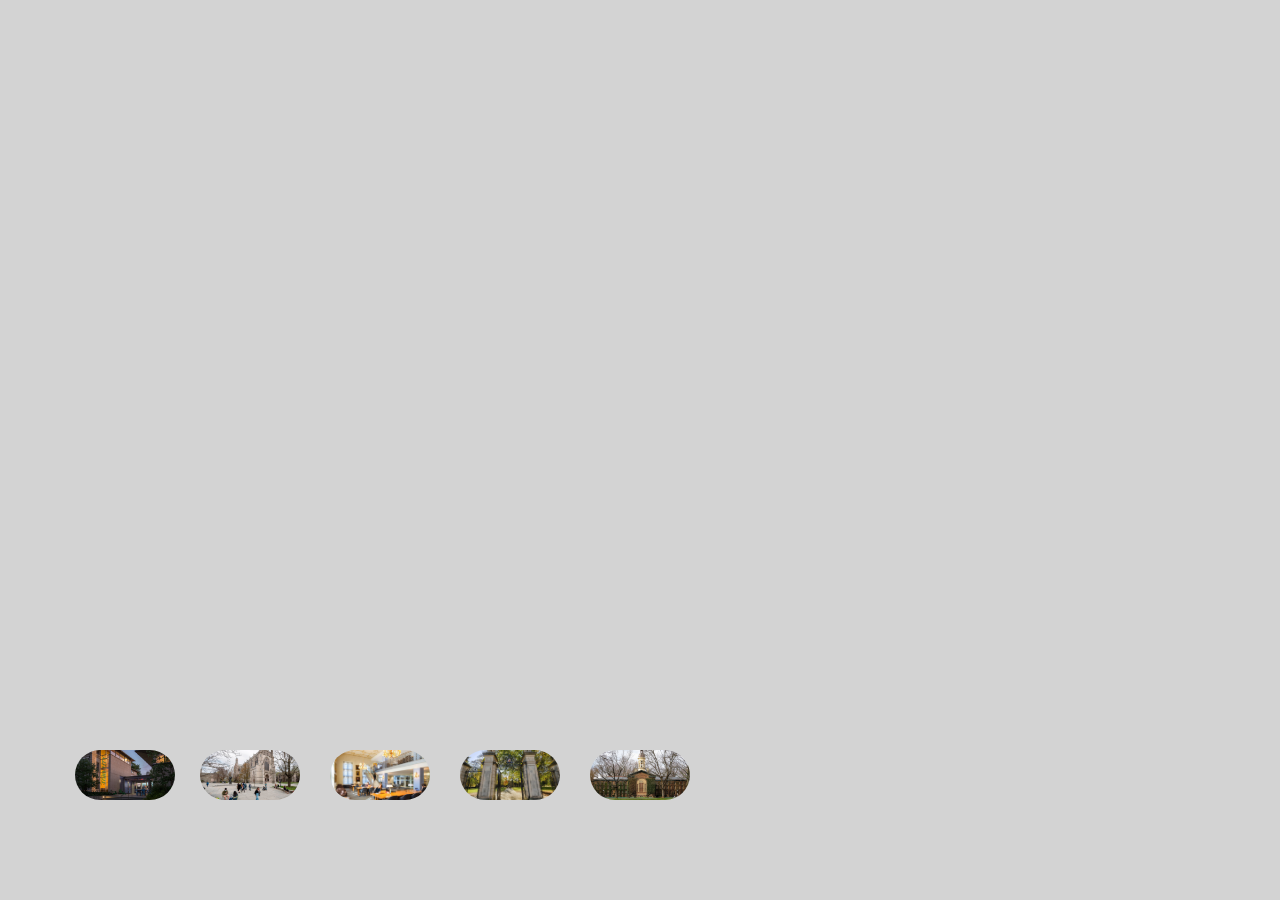
<file: index.html>
<!DOCTYPE html>
<html lang='en'>
  <head>
    <meta charset='UTF-8'/>
    <title>Expanding Boxes</title>
    <link rel='stylesheet' href='styles.css'/>
  </head>
  <body>
    <div class="container">
        <div class="gallery">
            <div class="img-box" id = "d1"><h4>Demographics</h4><a href="demographics.html"></a></div>
            <div class="img-box" id = "d2"><h4>College Life</h4><a href="college-life.html"></a></div>
            <div class="img-box" id = "d3"><h4>Academics</h4><a href="academics.html"></a></div>
            <div class="img-box" id = "d4"><h4>After Princeton</h4><a href="after-princeton.html"></a></div>
            <div class="img-box" id = "d5"><h4>Views</h4><a href="views.html"></a></div>
        </div>
    </div>
  </body>
</html>
</file>
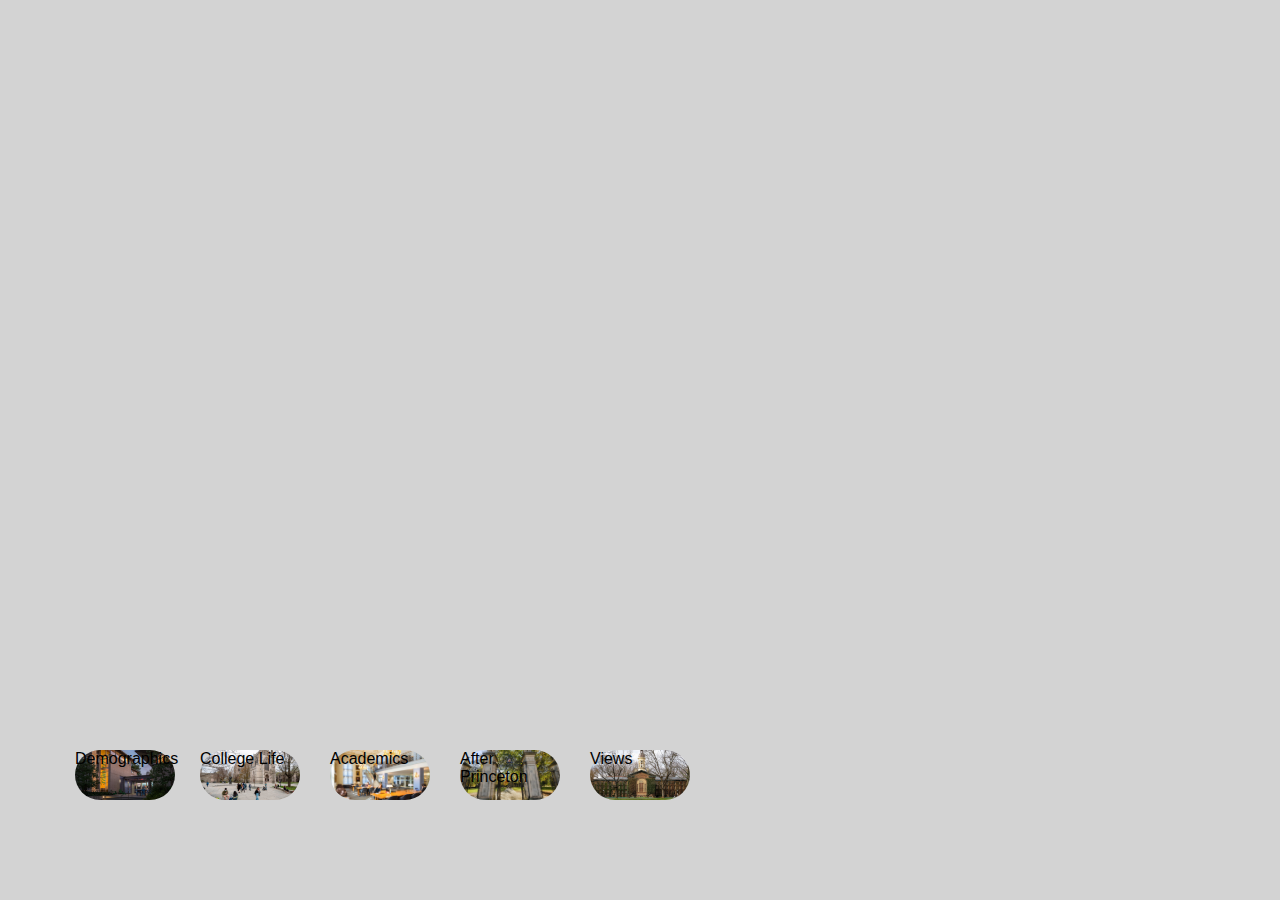
<file: extra.html>
<!DOCTYPE html>
<html lang='en'>
  <head>
    <meta charset='UTF-8'/>
    <title>Expanding Boxes</title>
    <link rel='stylesheet' href='styles.css'/>
  </head>
  <body>
    <div class="container">
        <div class="gallery">
            <div class="img-box" id = "d1"><p>Demographics</p><a href="demographics.html"></a></div>
            <div class="img-box" id = "d2"><p>College Life</p><a href="college-life.html"></a></div>
            <div class="img-box" id = "d3"><p>Academics</p><a href="academics.html"></a></div>
            <div class="img-box" id = "d4"><p>After Princeton</p><a href="after-princeton.html"></a></div>
            <div class="img-box" id = "d5"><p>Views</p><a href="views.html"></a></div>
        </div>
    </div>
  </body>
</html>
</file>
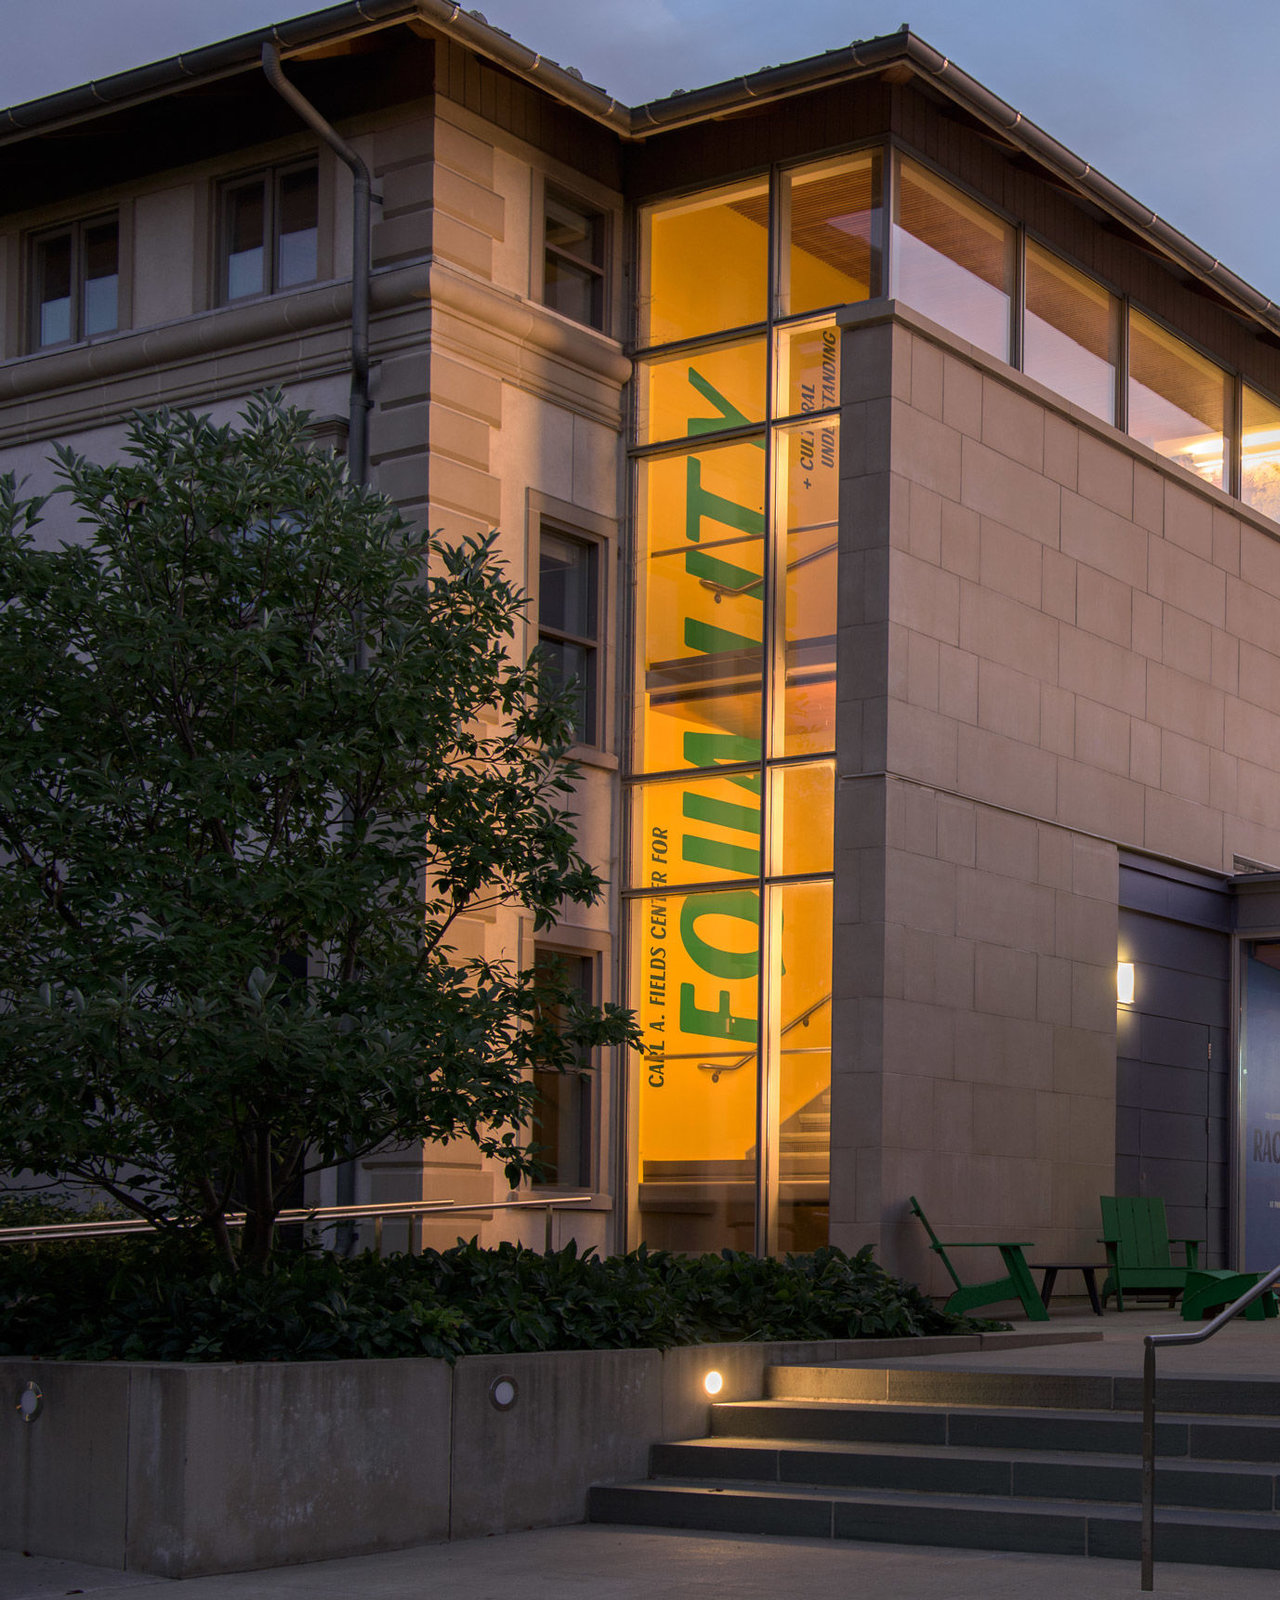
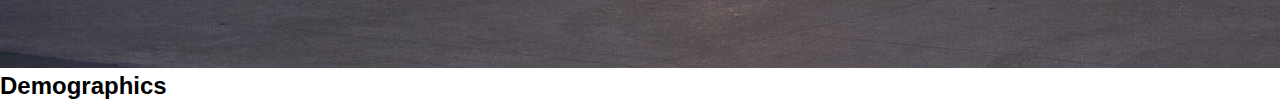
<file: extra2.html>
<!DOCTYPE html>
<html lang='en'>
  <head>
    <meta charset='UTF-8'/>
    <title>Expanding Boxes</title>
    <link rel='stylesheet' href='styles.css'/>
  </head>
  <body>
        <div class="img-ctr">
          <a href="demographics.html"></a>
          <img src="images/caf-center.jpeg">
          <div class="text-scr">
            <h2>Demographics</h2>
        </div>
        <!--
        <div class="image_box">
          <img src="images/social-life.jpeg">
          <div class="text-scr">
            <h2>College Life</h2>
      </div>
      <div class="image_box">
        <img src="images/firestone.jpeg">
        <div class="text-scr">
          <h2>Academics</h2>
    </div>
    <div class="image_box">
      <img src="images/fitz-gates.jpeg">
      <div class="text-scr">
        <h2>After Princeton</h2>
  </div>
  <div class="image_box">
    <img src="images/nassau-hall.jpeg">
    <div class="text-scr">
      <h2>Views</h2>
</div> -->
    </div>
  </body>
</html>
</file>
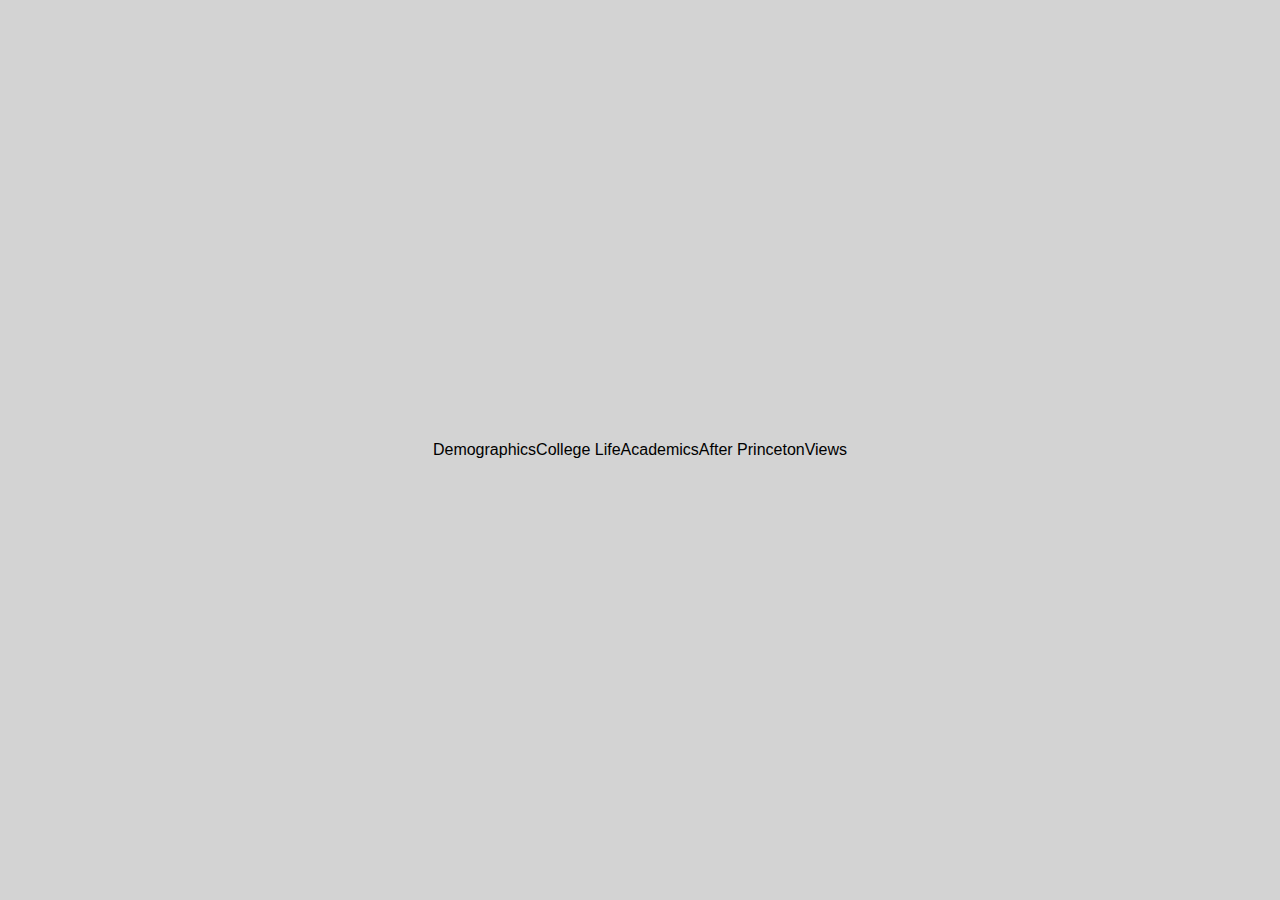
<file: temp.html>
<!DOCTYPE html>
<html lang='en'>
  <head>
    <meta charset='UTF-8'/>
    <title>Expanding Boxes</title>
    <link rel='stylesheet' href='styles.css'/>
  </head>
  <body>
    <div class="container">
      <div class="box" id = "d1"><p>Demographics</p><a href="demographics.html"></a></div>
      <div class="box" id = "d2"><p>College Life</p><a href="college-life.html"></a></div>
      <div class="box" id = "d3"><p>Academics</p><a href="academics.html"></a></div>
      <div class="box" id = "d4"><p>After Princeton</p><a href="after-princeton.html"></a></div>
      <div class="box" id = "d5"><p>Views</p><a href="views.html"></a></div>
    </div>
    <!--
        <div class="img-ctr">
          <a href="demographics.html"></a>
          <img src="images/caf-center.jpeg">
          <div class="text-scr">
            <h2>Demographics</h2>
        </div>
        
        <div class="image_box">
          <img src="images/social-life.jpeg">
          <div class="text-scr">
            <h2>College Life</h2>
      </div>
      <div class="image_box">
        <img src="images/firestone.jpeg">
        <div class="text-scr">
          <h2>Academics</h2>
    </div>
    <div class="image_box">
      <img src="images/fitz-gates.jpeg">
      <div class="text-scr">
        <h2>After Princeton</h2>
  </div>
  <div class="image_box">
    <img src="images/nassau-hall.jpeg">
    <div class="text-scr">
      <h2>Views</h2>
</div> 
    </div> -->
  </body>
</html>
</file>
<file: styles.css>
* {
    margin: 0;
    padding: 0;
    font-family: 'Poppins', sans-serif;
    box-sizing: border-box;
  }
  
  .container{
    width: 100%;
    height: 100vh;
    background: #D3D3D3;
    display: flex;
    align-items: center;
    justify-content: center;
    /*position: relative;*/
  }
  .container a {
    position: absolute;
    top: 0;
    left: 0;
    width: 100%;
    height: 100%;
    text-indent: -9999px;
    overflow: hidden; 
  }

  .gallery{
    display: flex;
    align-items: center;
    justify-content: center;
  }

  .img-box{
    width: 100px;
    height: 50px;
    margin: 10px;
    border-radius: 50px;
    background: url(images/caf-center.jpeg);
    background-size: cover;
    background-position: left;
    position: relative;
    bottom: 0;
    transition: width 0.5s;
  }
  #d1{
    left: -275px;
    bottom: -325px;
  }
  #d2{
    left: -270px;
    bottom: -325px;
  }
  #d3{
    left: -260px;
    bottom: -325px;
  }
  #d4{
    left: -250px;
    bottom: -325px;
  }
  #d5{
    left: -240px;
    bottom: -325px;
  }

  .img-box:nth-child(2){
    background: url(images/social-life.jpeg);
    background-size: cover;
    background-position: center;
   
  }

  .img-box:nth-child(3){
    background: url(images/firestone.jpeg);
    background-size: cover;
    background-position: center;
    bottom: 0;
  }

  .img-box:nth-child(4){
    background: url(images/fitz-gates.jpeg);
    background-size: cover;
    background-position: center;
    bottom: 0;
  }

  .img-box:nth-child(5){
    background: url(images/nassau-hall.jpeg);
    background-size: cover;
    background-position: center;
    bottom: 0;
  }

  .img-box h4{
    color: #ffff;
    position: absolute;
    bottom: 0;
    left: 20px;
    opacity: 0;
    transition: bottom 0.5s, opacity 0.5s;
  }

  .img-box:hover{
    width: 150px;
    cursor: pointer;
  }

  .img-box:hover h4{
    opacity: 1;
    bottom: 25px;
  }
</file>
